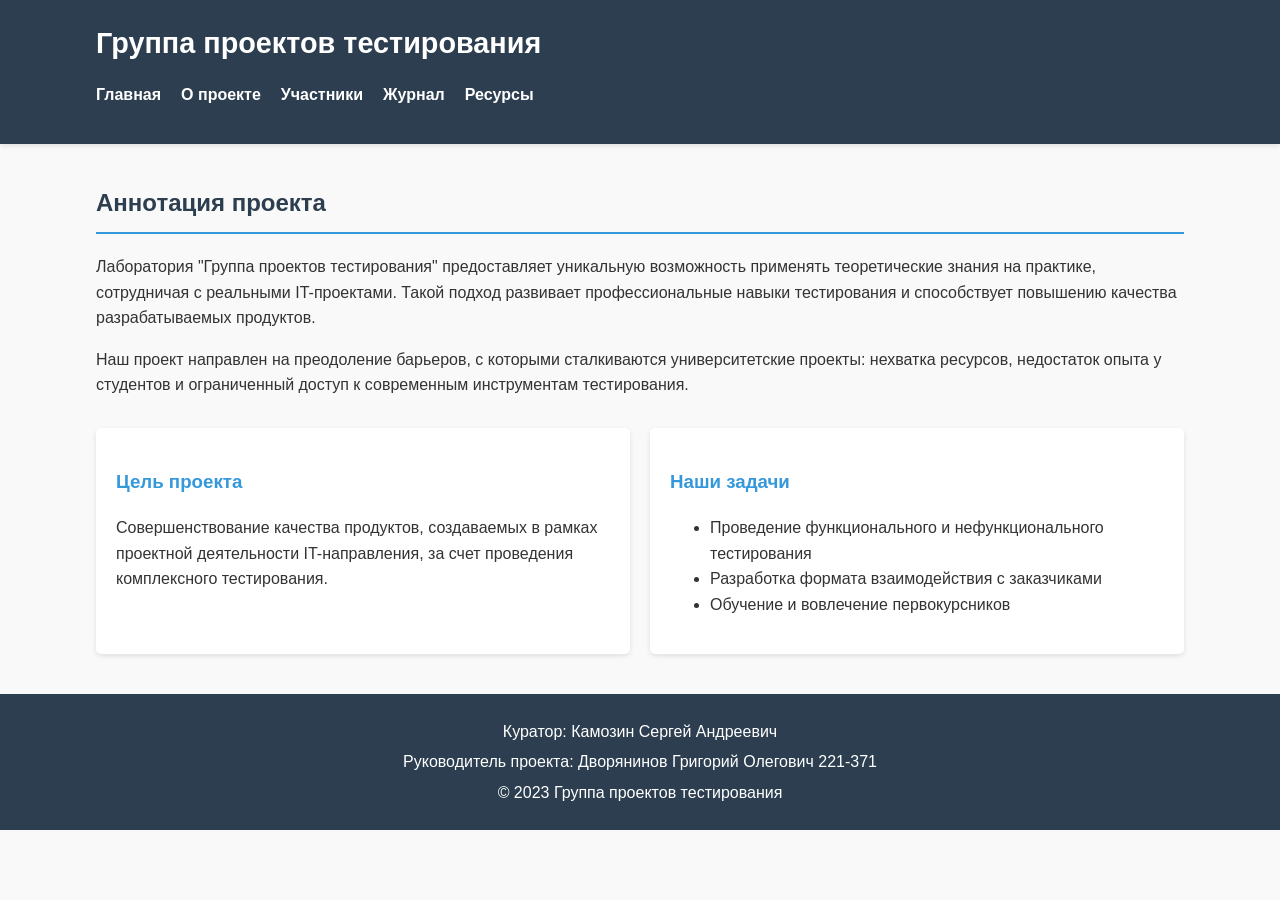
<file: index.html>
<!DOCTYPE html>
<html lang="ru">
<head>
    <meta charset="UTF-8">
    <meta name="viewport" content="width=device-width, initial-scale=1.0">
    <title>Группа проектов тестирования</title>
    <link rel="stylesheet" href="css/style.css">
</head>
<body>
    <header>
        <div class="container">
            <h1>Группа проектов тестирования</h1>
            <nav>
                <ul>
                    <li><a href="index.html">Главная</a></li>
                    <li><a href="about.html">О проекте</a></li>
                    <li><a href="team.html">Участники</a></li>
                    <li><a href="journal.html">Журнал</a></li>
                    <li><a href="resources.html">Ресурсы</a></li>
                </ul>
            </nav>
        </div>
    </header>

    <main class="container">
        <section class="intro">
            <h2>Аннотация проекта</h2>
            <p>Лаборатория "Группа проектов тестирования" предоставляет уникальную возможность применять теоретические знания на практике, сотрудничая с реальными IT-проектами. Такой подход развивает профессиональные навыки тестирования и способствует повышению качества разрабатываемых продуктов.</p>
            <p>Наш проект направлен на преодоление барьеров, с которыми сталкиваются университетские проекты: нехватка ресурсов, недостаток опыта у студентов и ограниченный доступ к современным инструментам тестирования.</p>
        </section>

        <section class="highlights">
            <div class="highlight-card">
                <h3>Цель проекта</h3>
                <p>Совершенствование качества продуктов, создаваемых в рамках проектной деятельности IT-направления, за счет проведения комплексного тестирования.</p>
            </div>
            <div class="highlight-card">
                <h3>Наши задачи</h3>
                <ul>
                    <li>Проведение функционального и нефункционального тестирования</li>
                    <li>Разработка формата взаимодействия с заказчиками</li>
                    <li>Обучение и вовлечение первокурсников</li>
                </ul>
            </div>
        </section>
    </main>

    <footer>
        <div class="container">
            <p>Куратор: Камозин Сергей Андреевич</p>
            <p>Руководитель проекта: Дворянинов Григорий Олегович 221-371</p>
            <p>&copy; 2023 Группа проектов тестирования</p>
        </div>
    </footer>
</body>
</html>
</file>
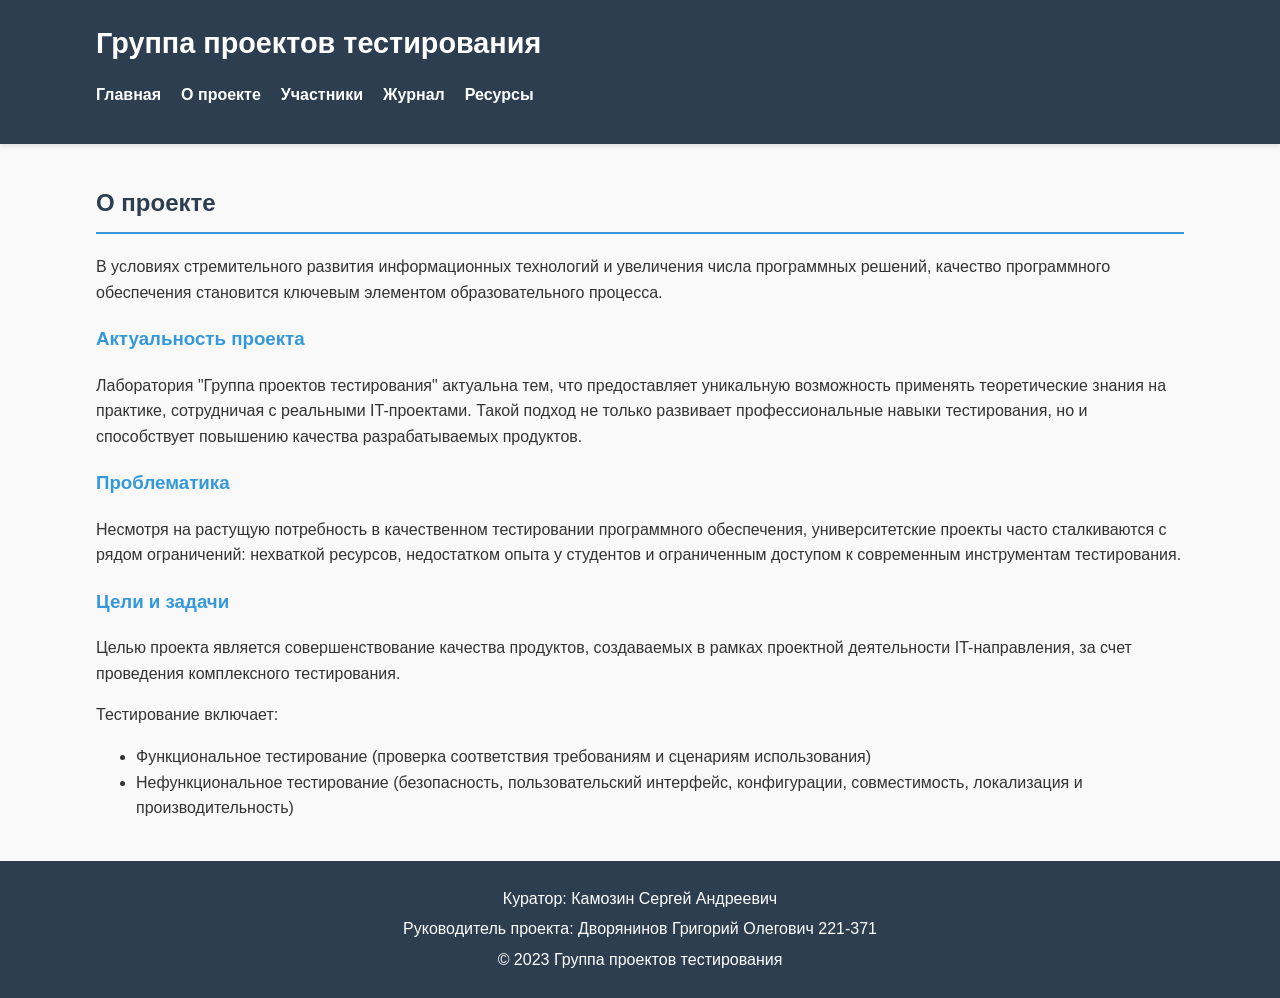
<file: about.html>
<!DOCTYPE html>
<html lang="ru">
<head>
    <meta charset="UTF-8">
    <meta name="viewport" content="width=device-width, initial-scale=1.0">
    <title>О проекте | Группа проектов тестирования</title>
    <link rel="stylesheet" href="css/style.css">
</head>
<body>
    <header>
        <div class="container">
            <h1>Группа проектов тестирования</h1>
            <nav>
                <ul>
                    <li><a href="index.html">Главная</a></li>
                    <li><a href="about.html">О проекте</a></li>
                    <li><a href="team.html">Участники</a></li>
                    <li><a href="journal.html">Журнал</a></li>
                    <li><a href="resources.html">Ресурсы</a></li>
                </ul>
            </nav>
        </div>
    </header>

    <main class="container">
        <section>
            <h2>О проекте</h2>
            <p>В условиях стремительного развития информационных технологий и увеличения числа программных решений, качество программного обеспечения становится ключевым элементом образовательного процесса.</p>
            
            <h3>Актуальность проекта</h3>
            <p>Лаборатория "Группа проектов тестирования" актуальна тем, что предоставляет уникальную возможность применять теоретические знания на практике, сотрудничая с реальными IT-проектами. Такой подход не только развивает профессиональные навыки тестирования, но и способствует повышению качества разрабатываемых продуктов.</p>
            
            <h3>Проблематика</h3>
            <p>Несмотря на растущую потребность в качественном тестировании программного обеспечения, университетские проекты часто сталкиваются с рядом ограничений: нехваткой ресурсов, недостатком опыта у студентов и ограниченным доступом к современным инструментам тестирования.</p>
            
            <h3>Цели и задачи</h3>
            <p>Целью проекта является совершенствование качества продуктов, создаваемых в рамках проектной деятельности IT-направления, за счет проведения комплексного тестирования.</p>
            <p>Тестирование включает:</p>
            <ul>
                <li>Функциональное тестирование (проверка соответствия требованиям и сценариям использования)</li>
                <li>Нефункциональное тестирование (безопасность, пользовательский интерфейс, конфигурации, совместимость, локализация и производительность)</li>
            </ul>
        </section>
    </main>

    <footer>
        <div class="container">
            <p>Куратор: Камозин Сергей Андреевич</p>
            <p>Руководитель проекта: Дворянинов Григорий Олегович 221-371</p>
            <p>&copy; 2023 Группа проектов тестирования</p>
        </div>
    </footer>
</body>
</html>
</file>
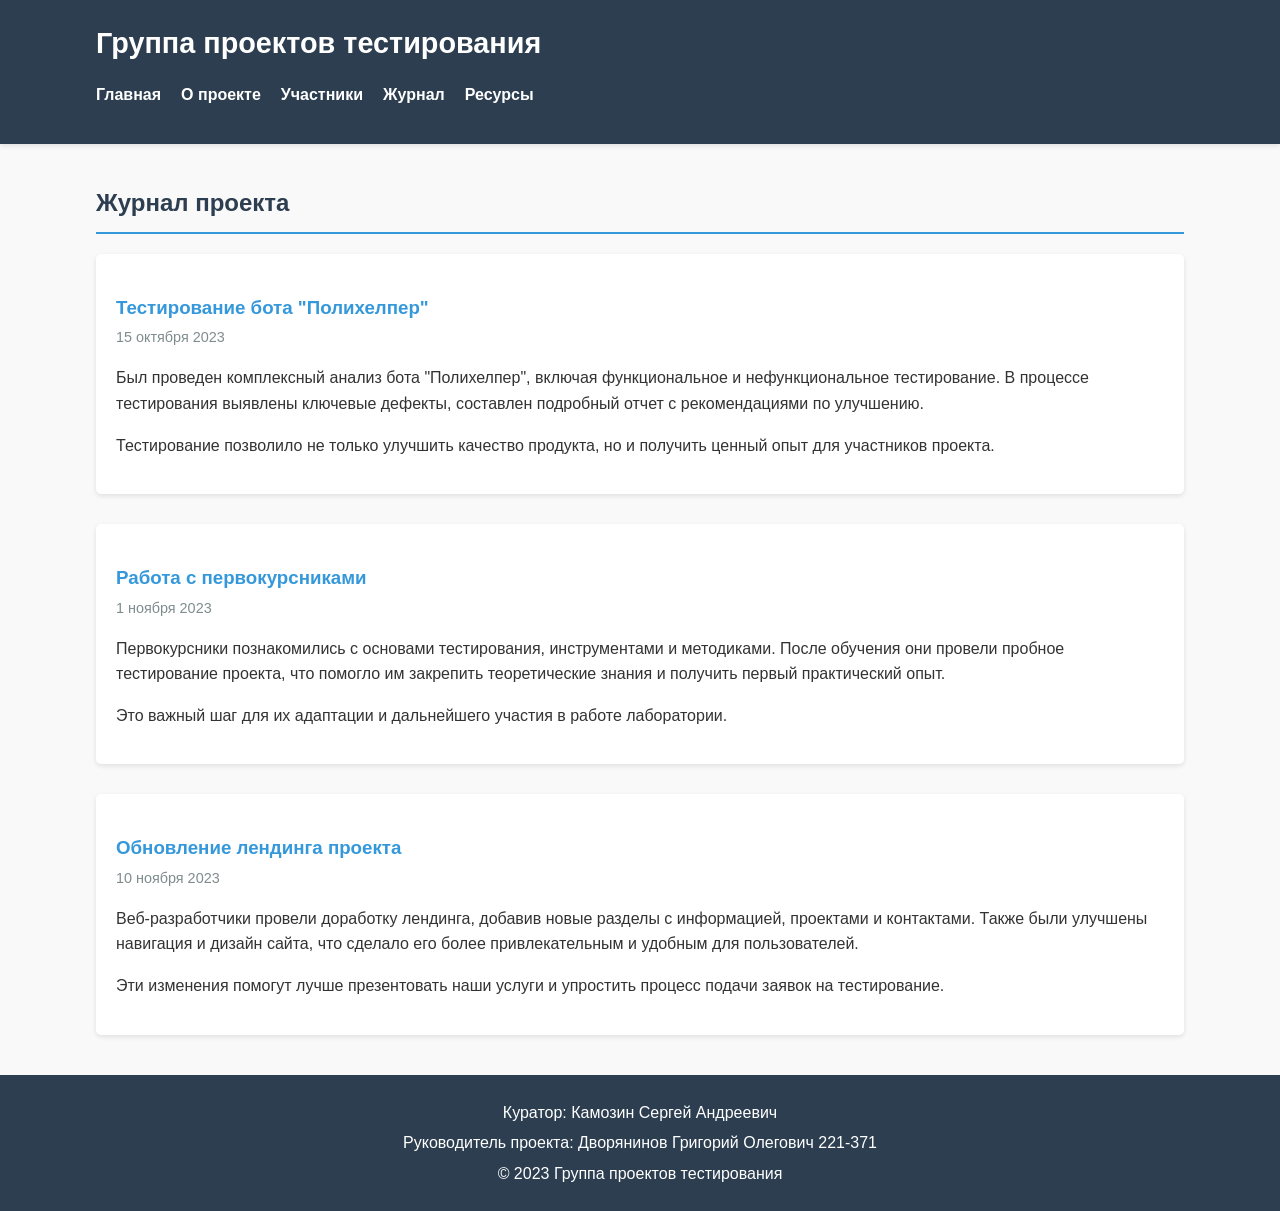
<file: journal.html>
<!DOCTYPE html>
<html lang="ru">
<head>
    <meta charset="UTF-8">
    <meta name="viewport" content="width=device-width, initial-scale=1.0">
    <title>Журнал | Группа проектов тестирования</title>
    <link rel="stylesheet" href="css/style.css">
</head>
<body>
    <header>
        <div class="container">
            <h1>Группа проектов тестирования</h1>
            <nav>
                <ul>
                    <li><a href="index.html">Главная</a></li>
                    <li><a href="about.html">О проекте</a></li>
                    <li><a href="team.html">Участники</a></li>
                    <li><a href="journal.html">Журнал</a></li>
                    <li><a href="resources.html">Ресурсы</a></li>
                </ul>
            </nav>
        </div>
    </header>

    <main class="container">
        <section>
            <h2>Журнал проекта</h2>
            
            <article class="journal-entry">
                <h3>Тестирование бота "Полихелпер"</h3>
                <p class="date">15 октября 2023</p>
                <p>Был проведен комплексный анализ бота "Полихелпер", включая функциональное и нефункциональное тестирование. В процессе тестирования выявлены ключевые дефекты, составлен подробный отчет с рекомендациями по улучшению.</p>
                <p>Тестирование позволило не только улучшить качество продукта, но и получить ценный опыт для участников проекта.</p>
            </article>
            
            <article class="journal-entry">
                <h3>Работа с первокурсниками</h3>
                <p class="date">1 ноября 2023</p>
                <p>Первокурсники познакомились с основами тестирования, инструментами и методиками. После обучения они провели пробное тестирование проекта, что помогло им закрепить теоретические знания и получить первый практический опыт.</p>
                <p>Это важный шаг для их адаптации и дальнейшего участия в работе лаборатории.</p>
            </article>
            
            <article class="journal-entry">
                <h3>Обновление лендинга проекта</h3>
                <p class="date">10 ноября 2023</p>
                <p>Веб-разработчики провели доработку лендинга, добавив новые разделы с информацией, проектами и контактами. Также были улучшены навигация и дизайн сайта, что сделало его более привлекательным и удобным для пользователей.</p>
                <p>Эти изменения помогут лучше презентовать наши услуги и упростить процесс подачи заявок на тестирование.</p>
            </article>
        </section>
    </main>

    <footer>
        <div class="container">
            <p>Куратор: Камозин Сергей Андреевич</p>
            <p>Руководитель проекта: Дворянинов Григорий Олегович 221-371</p>
            <p>&copy; 2023 Группа проектов тестирования</p>
        </div>
    </footer>
</body>
</html>
</file>
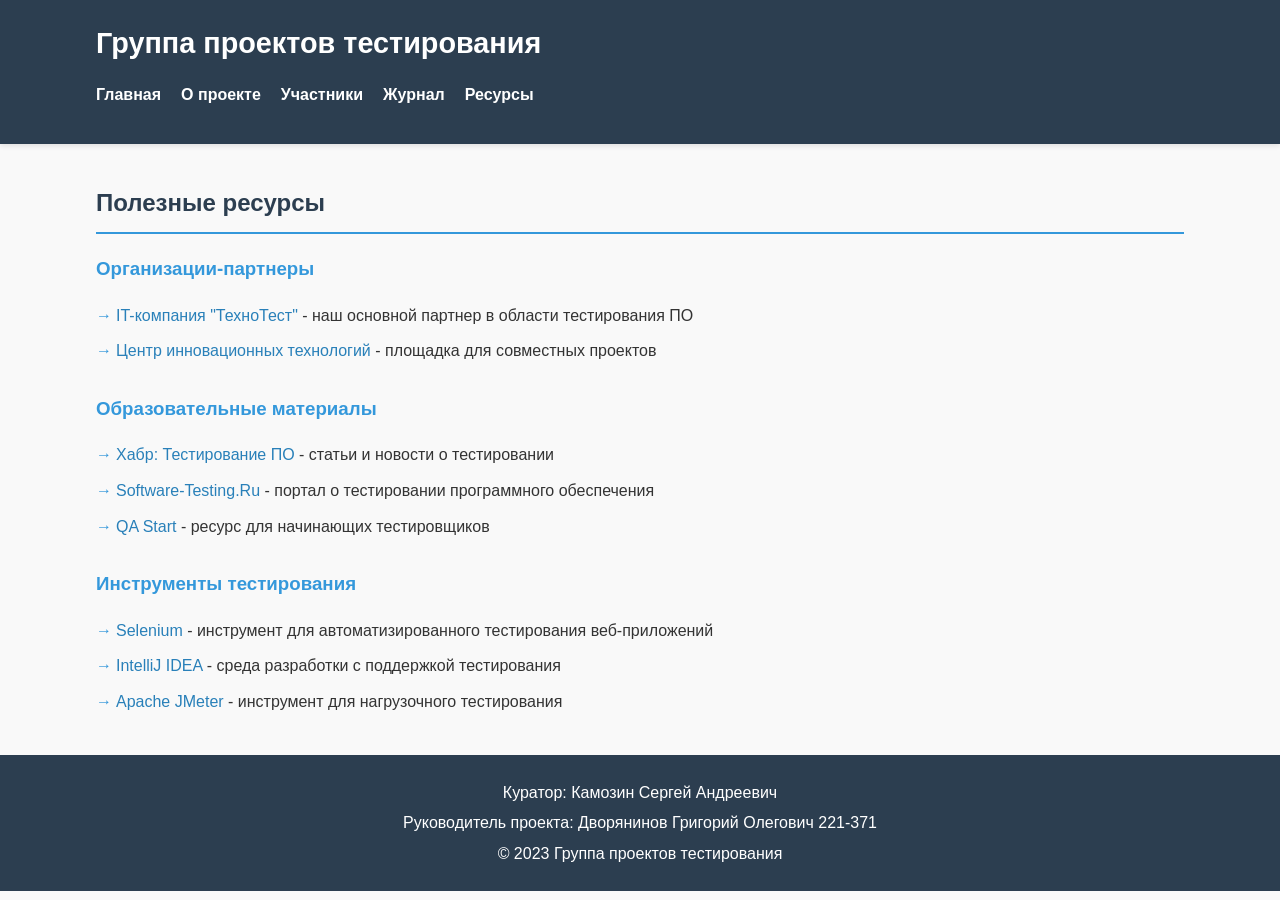
<file: resources.html>
<!DOCTYPE html>
<html lang="ru">
<head>
    <meta charset="UTF-8">
    <meta name="viewport" content="width=device-width, initial-scale=1.0">
    <title>Ресурсы | Группа проектов тестирования</title>
    <link rel="stylesheet" href="css/style.css">
</head>
<body>
    <header>
        <div class="container">
            <h1>Группа проектов тестирования</h1>
            <nav>
                <ul>
                    <li><a href="index.html">Главная</a></li>
                    <li><a href="about.html">О проекте</a></li>
                    <li><a href="team.html">Участники</a></li>
                    <li><a href="journal.html">Журнал</a></li>
                    <li><a href="resources.html">Ресурсы</a></li>
                </ul>
            </nav>
        </div>
    </header>

    <main class="container">
        <section>
            <h2>Полезные ресурсы</h2>
            
            <div class="resource-category">
                <h3>Организации-партнеры</h3>
                <ul>
                    <li><a href="https://example.com/partner1" target="_blank">IT-компания "ТехноТест"</a> - наш основной партнер в области тестирования ПО</li>
                    <li><a href="https://example.com/partner2" target="_blank">Центр инновационных технологий</a> - площадка для совместных проектов</li>
                </ul>
            </div>
            
            <div class="resource-category">
                <h3>Образовательные материалы</h3>
                <ul>
                    <li><a href="https://habr.com/ru/hub/test/" target="_blank">Хабр: Тестирование ПО</a> - статьи и новости о тестировании</li>
                    <li><a href="https://www.software-testing.ru/" target="_blank">Software-Testing.Ru</a> - портал о тестировании программного обеспечения</li>
                    <li><a href="https://qastart.ru/" target="_blank">QA Start</a> - ресурс для начинающих тестировщиков</li>
                </ul>
            </div>
            
            <div class="resource-category">
                <h3>Инструменты тестирования</h3>
                <ul>
                    <li><a href="https://www.selenium.dev/" target="_blank">Selenium</a> - инструмент для автоматизированного тестирования веб-приложений</li>
                    <li><a href="https://www.jetbrains.com/idea/" target="_blank">IntelliJ IDEA</a> - среда разработки с поддержкой тестирования</li>
                    <li><a href="https://jmeter.apache.org/" target="_blank">Apache JMeter</a> - инструмент для нагрузочного тестирования</li>
                </ul>
            </div>
        </section>
    </main>

    <footer>
        <div class="container">
            <p>Куратор: Камозин Сергей Андреевич</p>
            <p>Руководитель проекта: Дворянинов Григорий Олегович 221-371</p>
            <p>&copy; 2023 Группа проектов тестирования</p>
        </div>
    </footer>
</body>
</html>
</file>
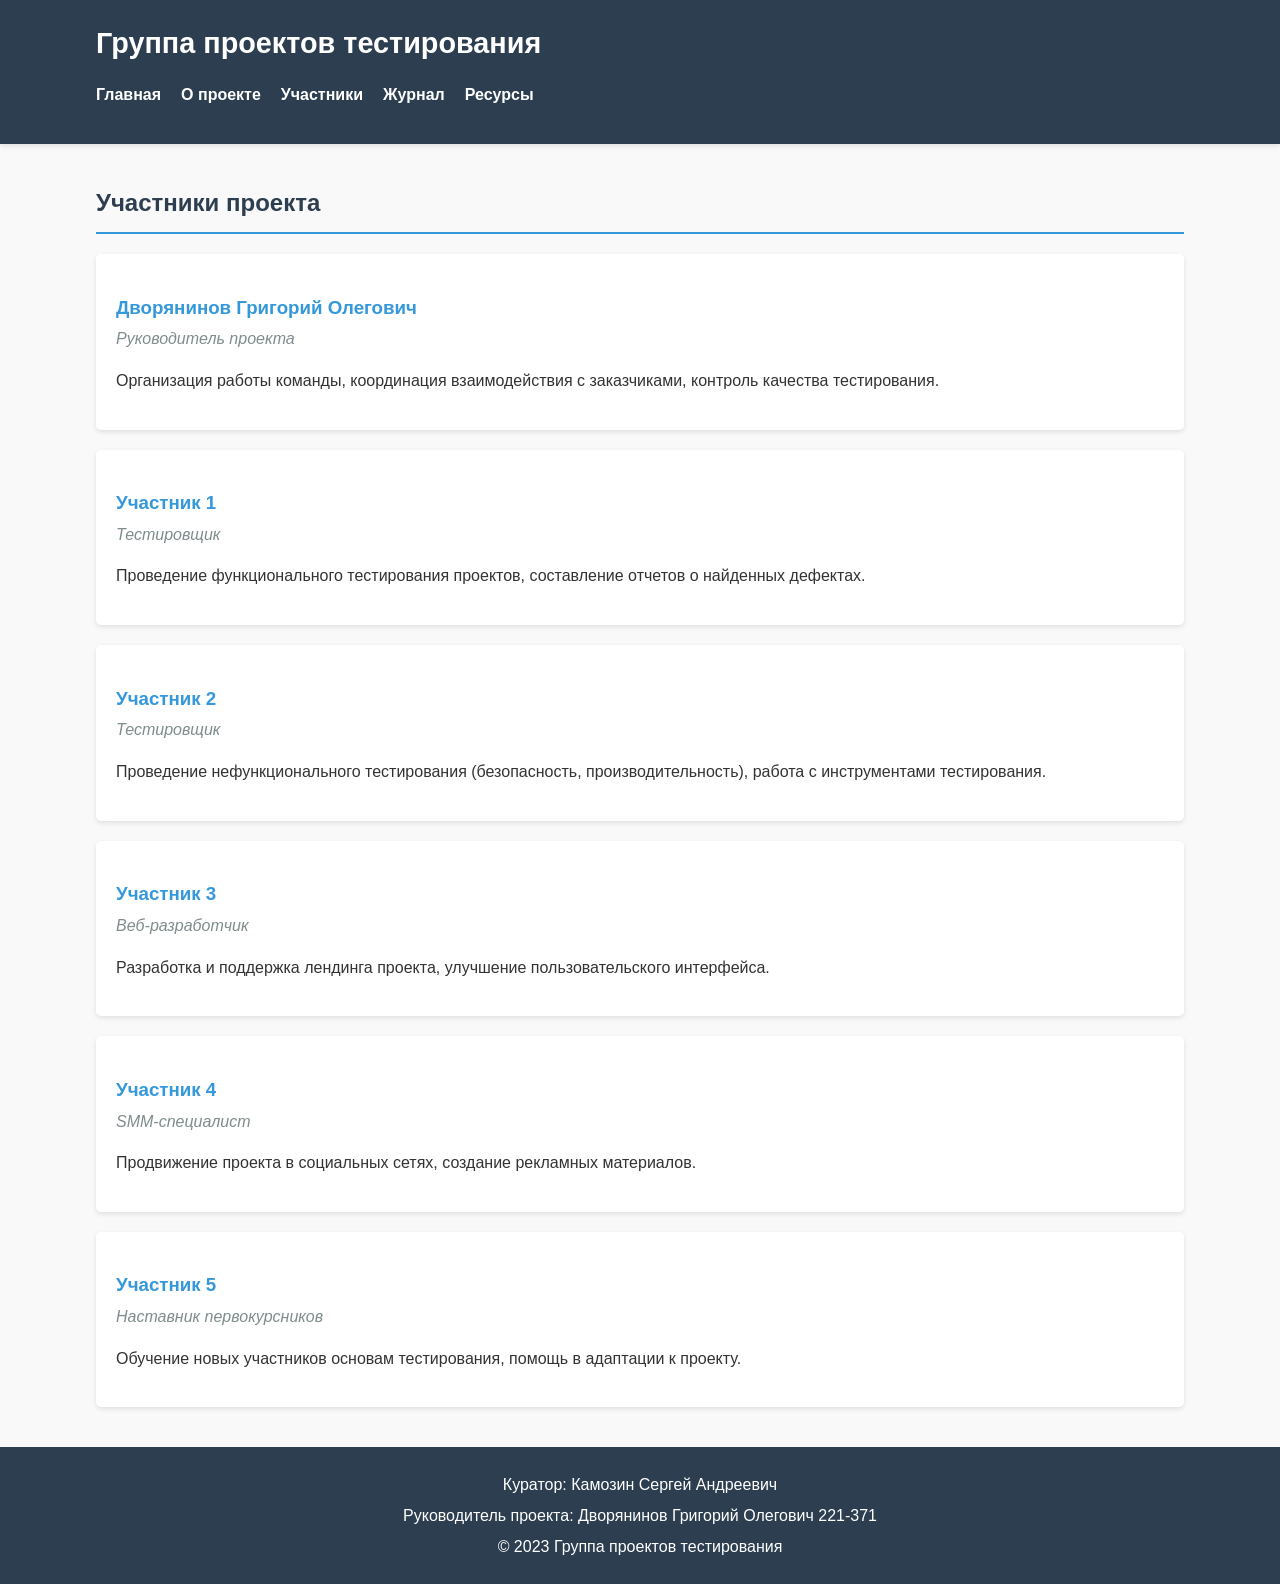
<file: team.html>
<!DOCTYPE html>
<html lang="ru">
<head>
    <meta charset="UTF-8">
    <meta name="viewport" content="width=device-width, initial-scale=1.0">
    <title>Участники | Группа проектов тестирования</title>
    <link rel="stylesheet" href="css/style.css">
</head>
<body>
    <header>
        <div class="container">
            <h1>Группа проектов тестирования</h1>
            <nav>
                <ul>
                    <li><a href="index.html">Главная</a></li>
                    <li><a href="about.html">О проекте</a></li>
                    <li><a href="team.html">Участники</a></li>
                    <li><a href="journal.html">Журнал</a></li>
                    <li><a href="resources.html">Ресурсы</a></li>
                </ul>
            </nav>
        </div>
    </header>

    <main class="container">
        <section>
            <h2>Участники проекта</h2>
            
            <div class="team-member">
                <h3>Дворянинов Григорий Олегович</h3>
                <p class="role">Руководитель проекта</p>
                <p>Организация работы команды, координация взаимодействия с заказчиками, контроль качества тестирования.</p>
            </div>
            
            <div class="team-member">
                <h3>Участник 1</h3>
                <p class="role">Тестировщик</p>
                <p>Проведение функционального тестирования проектов, составление отчетов о найденных дефектах.</p>
            </div>
            
            <div class="team-member">
                <h3>Участник 2</h3>
                <p class="role">Тестировщик</p>
                <p>Проведение нефункционального тестирования (безопасность, производительность), работа с инструментами тестирования.</p>
            </div>
            
            <div class="team-member">
                <h3>Участник 3</h3>
                <p class="role">Веб-разработчик</p>
                <p>Разработка и поддержка лендинга проекта, улучшение пользовательского интерфейса.</p>
            </div>
            
            <div class="team-member">
                <h3>Участник 4</h3>
                <p class="role">SMM-специалист</p>
                <p>Продвижение проекта в социальных сетях, создание рекламных материалов.</p>
            </div>
            
            <div class="team-member">
                <h3>Участник 5</h3>
                <p class="role">Наставник первокурсников</p>
                <p>Обучение новых участников основам тестирования, помощь в адаптации к проекту.</p>
            </div>
        </section>
    </main>

    <footer>
        <div class="container">
            <p>Куратор: Камозин Сергей Андреевич</p>
            <p>Руководитель проекта: Дворянинов Григорий Олегович 221-371</p>
            <p>&copy; 2023 Группа проектов тестирования</p>
        </div>
    </footer>
</body>
</html>
</file>
<file: css/style.css>
/* Общие стили */
body {
    font-family: 'Arial', sans-serif;
    line-height: 1.6;
    margin: 0;
    padding: 0;
    color: #333;
    background-color: #f9f9f9;
}

.container {
    width: 85%;
    max-width: 1200px;
    margin: 0 auto;
    padding: 0 15px;
}

/* Шапка */
header {
    background-color: #2c3e50;
    color: white;
    padding: 20px 0;
    box-shadow: 0 2px 5px rgba(0,0,0,0.1);
}

header h1 {
    margin: 0;
    font-size: 1.8em;
}

nav ul {
    list-style: none;
    padding: 0;
    display: flex;
    gap: 20px;
}

nav a {
    color: white;
    text-decoration: none;
    font-weight: bold;
    transition: color 0.3s;
}

nav a:hover {
    color: #3498db;
}

/* Основное содержимое */
main {
    padding: 30px 0;
}

h2 {
    color: #2c3e50;
    border-bottom: 2px solid #3498db;
    padding-bottom: 10px;
    margin-top: 40px;
}

h3 {
    color: #3498db;
}

/* Карточки на главной */
.highlights {
    display: flex;
    gap: 20px;
    margin: 30px 0;
}

.highlight-card {
    background: white;
    padding: 20px;
    border-radius: 5px;
    box-shadow: 0 2px 5px rgba(0,0,0,0.1);
    flex: 1;
}

/* Участники команды */
.team-member {
    background: white;
    padding: 20px;
    margin-bottom: 20px;
    border-radius: 5px;
    box-shadow: 0 2px 5px rgba(0,0,0,0.1);
}

.role {
    font-style: italic;
    color: #7f8c8d;
    margin-top: -15px;
}

/* Записи в журнале */
.journal-entry {
    background: white;
    padding: 20px;
    margin-bottom: 30px;
    border-radius: 5px;
    box-shadow: 0 2px 5px rgba(0,0,0,0.1);
}

.date {
    color: #7f8c8d;
    font-size: 0.9em;
    margin-top: -15px;
}

/* Ресурсы */
.resource-category {
    margin-bottom: 30px;
}

.resource-category ul {
    list-style-type: none;
    padding: 0;
}

.resource-category li {
    margin-bottom: 10px;
    padding-left: 20px;
    position: relative;
}

.resource-category li:before {
    content: "→";
    position: absolute;
    left: 0;
    color: #3498db;
}

.resource-category a {
    color: #2980b9;
    text-decoration: none;
}

.resource-category a:hover {
    text-decoration: underline;
}

/* Подвал */
footer {
    background-color: #2c3e50;
    color: white;
    padding: 20px 0;
    text-align: center;
    margin-top: 40px;
}

footer p {
    margin: 5px 0;
}
</file>
